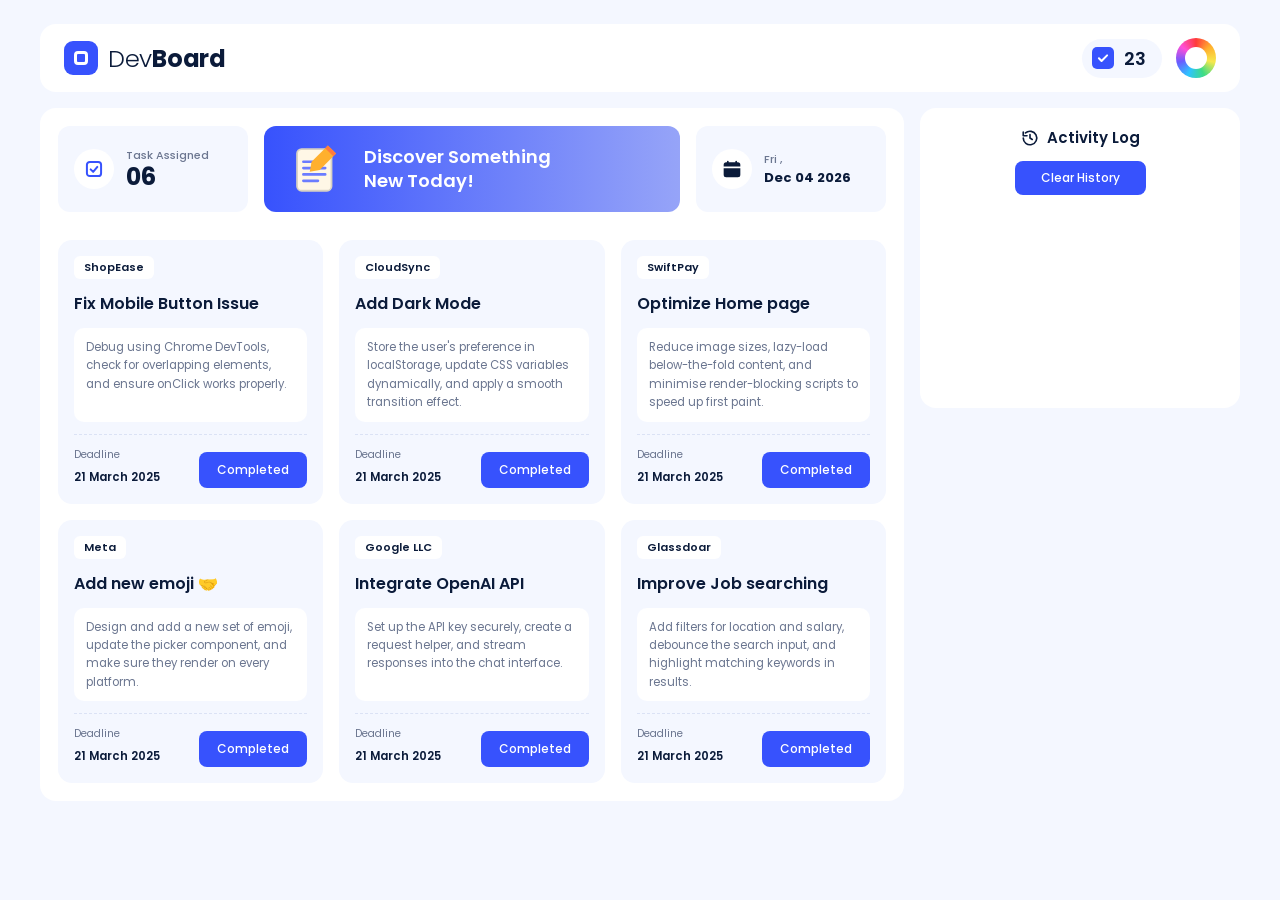
<file: index.html>
<!DOCTYPE html>
<html lang="en">
<head>
  <meta charset="UTF-8" />
  <meta name="viewport" content="width=device-width, initial-scale=1.0" />
  <title>DevBoard</title>
  <link rel="preconnect" href="https://fonts.googleapis.com" />
  <link rel="preconnect" href="https://fonts.gstatic.com" crossorigin />
  <link href="https://fonts.googleapis.com/css2?family=Poppins:wght@300;400;500;600;700&display=swap" rel="stylesheet" />
  <link rel="stylesheet" href="style.css" />
</head>
<body>
  <div id="toast-container" aria-live="polite"></div>
 
  <div class="page">
    <!-- Top bar -->
    <header class="topbar">
      <a class="logo" href="index.html" aria-label="DevBoard home">
        <span class="logo-mark"><span></span></span>
        <span class="logo-text">Dev<b>Board</b></span>
      </a>
      <div class="topbar-right">
        <div class="done-pill" title="Tasks completed">
          <span class="check-box">
            <svg viewBox="0 0 24 24" width="14" height="14" fill="none" stroke="#fff" stroke-width="3.5" stroke-linecap="round" stroke-linejoin="round"><path d="M5 12.5l4.5 4.5L19 7.5"/></svg>
          </span>
          <span id="completed-count">23</span>
        </div>
        <button id="theme-btn" class="theme-btn" type="button" aria-label="Change theme color" title="Change theme color"></button>
      </div>
    </header>
    <main class="layout">
      <!-- Left panel -->
      <section class="panel board">
        <div class="stats">
          <div class="stat">
            <span class="stat-icon">
              <svg viewBox="0 0 24 24" width="20" height="20" fill="none" stroke="#3752fd" stroke-width="2.4" stroke-linecap="round" stroke-linejoin="round"><rect x="3.5" y="3.5" width="17" height="17" rx="3.5"/><path d="M8 12.5l3 3 5-6"/></svg>
            </span>
            <div>
              <p class="stat-label">Task Assigned</p>
              <p class="stat-value" id="assigned-count">06</p>
            </div>
          </div>
 
          <a class="hero" href="blog.html">
            <img class="hero-img" alt="" src="data:image/svg+xml;utf8,%3Csvg xmlns='http://www.w3.org/2000/svg' viewBox='0 0 64 64'%3E%3Crect x='10' y='10' width='38' height='46' rx='5' fill='%23fff7e6' stroke='%23d9d2c3' stroke-width='2'/%3E%3Cpath d='M17 24h24M17 31h24M17 38h24M17 45h16' stroke='%236b7cff' stroke-width='3' stroke-linecap='round'/%3E%3Cpath d='M44 6l9 9-18 18-11 2 2-11z' fill='%23ffb02e'/%3E%3Cpath d='M44 6l9 9-3 3-9-9z' fill='%23ff7a3d'/%3E%3C/svg%3E" />
            <span class="hero-text">Discover Something<br />New Today!</span>
          </a>
 
          <div class="stat">
            <span class="stat-icon">
              <svg viewBox="0 0 24 24" width="20" height="20" fill="#0b1b3a"><path d="M7 2a1 1 0 0 1 1 1v1h8V3a1 1 0 1 1 2 0v1h1a3 3 0 0 1 3 3v2H2V7a3 3 0 0 1 3-3h1V3a1 1 0 0 1 1-1zM2 11h20v8a3 3 0 0 1-3 3H5a3 3 0 0 1-3-3v-8z"/></svg>
            </span>
            <div>
              <p class="stat-date-day" id="date-day">Wed ,</p>
              <p class="stat-date" id="date-full">Jul 28 2025</p>
            </div>
          </div>
        </div>
 
        <div class="cards">
          <article class="card" data-title="Fix Mobile Button Issue">
            <span class="tag">ShopEase</span>
            <h3>Fix Mobile Button Issue</h3>
            <p class="desc">Debug using Chrome DevTools, check for overlapping elements, and ensure onClick works properly.</p>
            <div class="card-foot">
              <div><small>Deadline</small><span>21 March 2025</span></div>
              <button class="complete-btn" type="button">Completed</button>
            </div>
          </article>
 
          <article class="card" data-title="Add Dark Mode">
            <span class="tag">CloudSync</span>
            <h3>Add Dark Mode</h3>
            <p class="desc">Store the user's preference in localStorage, update CSS variables dynamically, and apply a smooth transition effect.</p>
            <div class="card-foot">
              <div><small>Deadline</small><span>21 March 2025</span></div>
              <button class="complete-btn" type="button">Completed</button>
            </div>
          </article>
 
          <article class="card" data-title="Optimize Home page">
            <span class="tag">SwiftPay</span>
            <h3>Optimize Home page</h3>
            <p class="desc">Reduce image sizes, lazy-load below-the-fold content, and minimise render-blocking scripts to speed up first paint.</p>
            <div class="card-foot">
              <div><small>Deadline</small><span>21 March 2025</span></div>
              <button class="complete-btn" type="button">Completed</button>
            </div>
          </article>
 
          <article class="card" data-title="Add new emoji">
            <span class="tag">Meta</span>
            <h3>Add new emoji <span aria-hidden="true">🤝</span></h3>
            <p class="desc">Design and add a new set of emoji, update the picker component, and make sure they render on every platform.</p>
            <div class="card-foot">
              <div><small>Deadline</small><span>21 March 2025</span></div>
              <button class="complete-btn" type="button">Completed</button>
            </div>
          </article>
 
          <article class="card" data-title="Integrate OpenAI API">
            <span class="tag">Google LLC</span>
            <h3>Integrate OpenAI API</h3>
            <p class="desc">Set up the API key securely, create a request helper, and stream responses into the chat interface.</p>
            <div class="card-foot">
              <div><small>Deadline</small><span>21 March 2025</span></div>
              <button class="complete-btn" type="button">Completed</button>
            </div>
          </article>
 
          <article class="card" data-title="Improve Job searching">
            <span class="tag">Glassdoar</span>
            <h3>Improve Job searching</h3>
            <p class="desc">Add filters for location and salary, debounce the search input, and highlight matching keywords in results.</p>
            <div class="card-foot">
              <div><small>Deadline</small><span>21 March 2025</span></div>
              <button class="complete-btn" type="button">Completed</button>
            </div>
          </article>
        </div>
      </section>
 
      <!-- Right panel -->
      <aside class="panel log">
        <h2 class="log-title">
          <svg viewBox="0 0 24 24" width="18" height="18" fill="none" stroke="#0b1b3a" stroke-width="2.2" stroke-linecap="round" stroke-linejoin="round"><path d="M3 12a9 9 0 1 0 3-6.7"/><path d="M3 4v5h5"/><path d="M12 7.5V12l3 2"/></svg>
          Activity Log
        </h2>
        <button id="clear-history" class="clear-btn" type="button">Clear History</button>
        <ul id="log-list" class="log-list"></ul>
      </aside>
    </main>

   
  </div>
 
  <script src="script.js"></script>
</body>
</html>
</file>
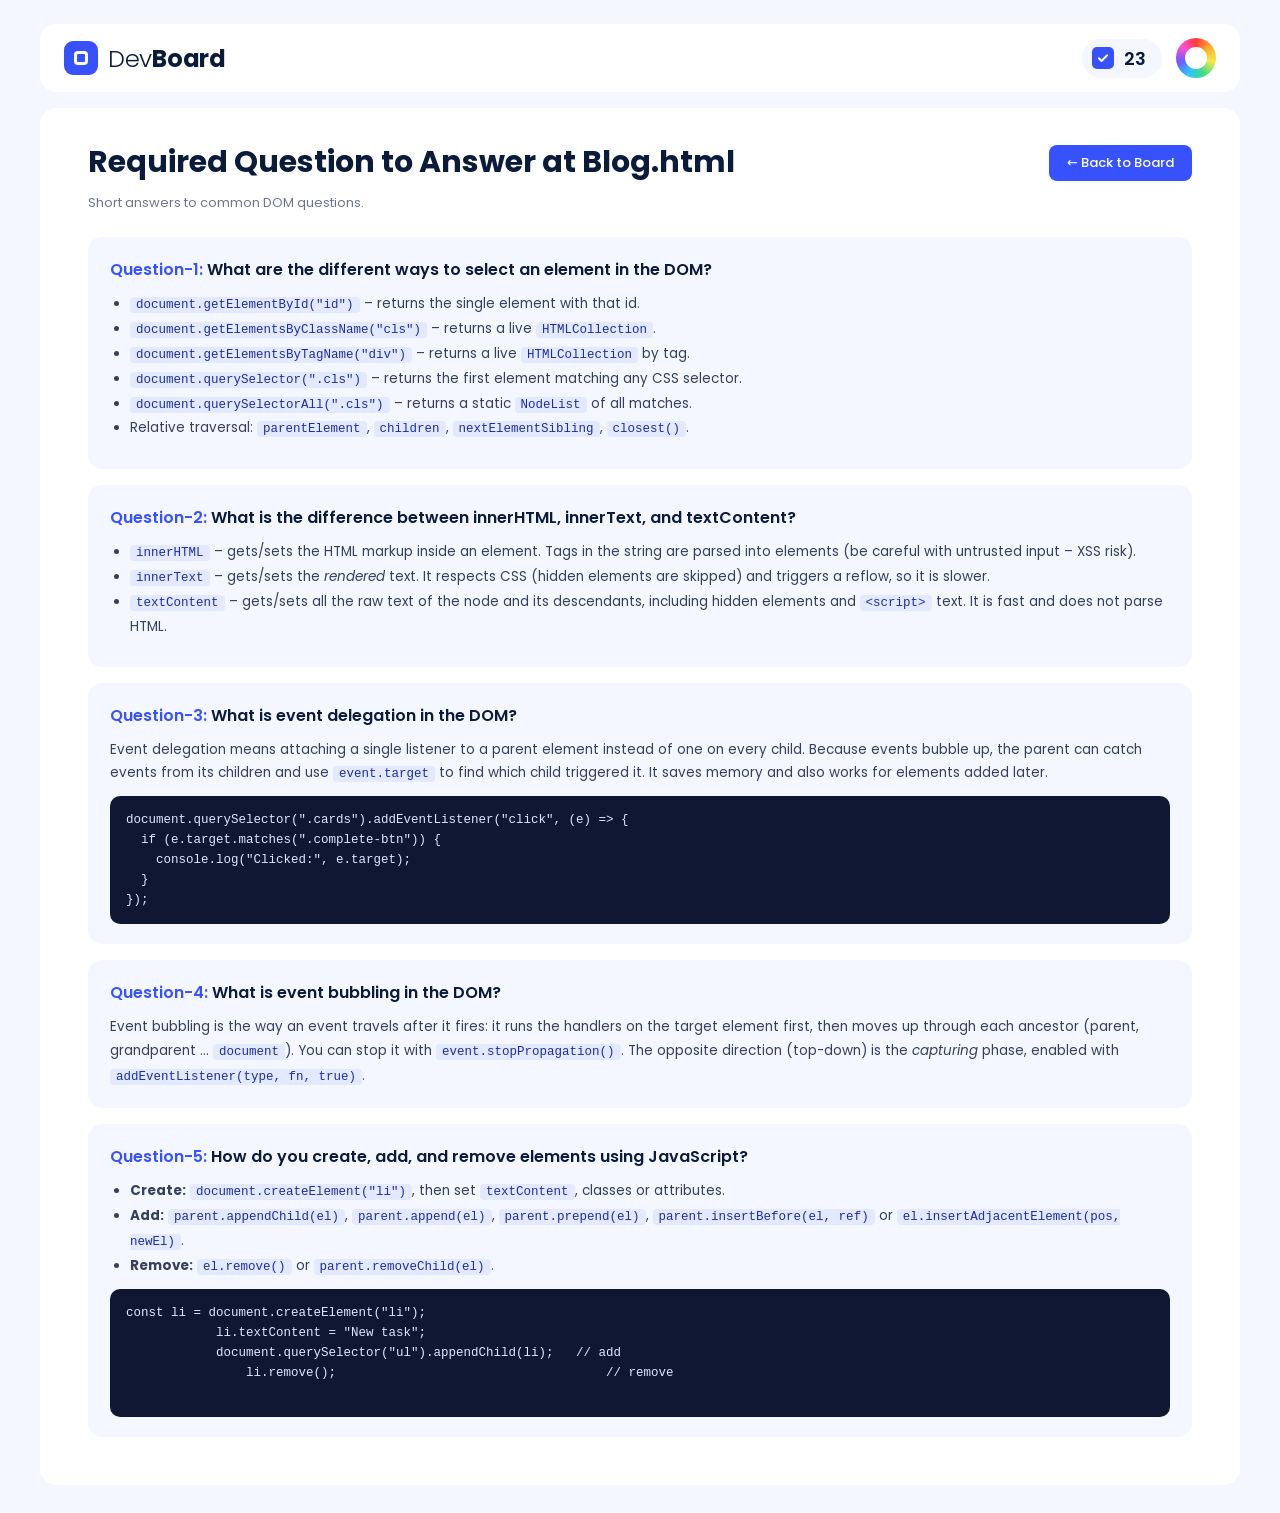
<file: blog.html>
<!DOCTYPE html>
<html lang="en">
<head>
  <meta charset="UTF-8" />
  <meta name="viewport" content="width=device-width, initial-scale=1.0" />
  <title>Blog | DevBoard</title>
  <link rel="preconnect" href="https://fonts.googleapis.com" />
  <link rel="preconnect" href="https://fonts.gstatic.com" crossorigin />
  <link href="https://fonts.googleapis.com/css2?family=Poppins:wght@300;400;500;600;700&display=swap" rel="stylesheet" />
  <link rel="stylesheet" href="style.css" />
</head>
<body>
  <div class="page">
    <!-- Top bar (same as home) -->
    <header class="topbar">
      <a class="logo" href="index.html" aria-label="DevBoard home">
        <span class="logo-mark"><span></span></span>
        <span class="logo-text">Dev<b>Board</b></span>
      </a>
      <div class="topbar-right">
        <div class="done-pill" title="Tasks completed">
          <span class="check-box">
            <svg viewBox="0 0 24 24" width="14" height="14" fill="none" stroke="#fff" stroke-width="3.5" stroke-linecap="round" stroke-linejoin="round"><path d="M5 12.5l4.5 4.5L19 7.5"/></svg>
          </span>
          <span>23</span>
        </div>
        <button id="theme-btn" class="theme-btn" type="button" aria-label="Change theme color" title="Change theme color"></button>
      </div>
    </header>
    <!-- Blog content below the top bar -->
    <main class="blog">
      <div class="blog-head">
        <h1>Required Question to Answer at Blog.html</h1>
        <a class="back-link" href="index.html">← Back to Board</a>
      </div>
      <p class="blog-sub">Short answers to common DOM questions.</p>
 
      <section class="qa">
        <h2><span>Question-1:</span> What are the different ways to select an element in the DOM?</h2>
        <ul>
          <li><code>document.getElementById("id")</code> – returns the single element with that id.</li>
          <li><code>document.getElementsByClassName("cls")</code> – returns a live <code>HTMLCollection</code>.</li>
          <li><code>document.getElementsByTagName("div")</code> – returns a live <code>HTMLCollection</code> by tag.</li>
          <li><code>document.querySelector(".cls")</code> – returns the first element matching any CSS selector.</li>
          <li><code>document.querySelectorAll(".cls")</code> – returns a static <code>NodeList</code> of all matches.</li>
          <li>Relative traversal: <code>parentElement</code>, <code>children</code>, <code>nextElementSibling</code>, <code>closest()</code>.</li>
        </ul>
      </section>
 
      <section class="qa">
        <h2><span>Question-2:</span> What is the difference between innerHTML, innerText, and textContent?</h2>
        <ul>
          <li><code>innerHTML</code> – gets/sets the HTML markup inside an element. Tags in the string are parsed into elements (be careful with untrusted input – XSS risk).</li>
          <li><code>innerText</code> – gets/sets the <em>rendered</em> text. It respects CSS (hidden elements are skipped) and triggers a reflow, so it is slower.</li>
          <li><code>textContent</code> – gets/sets all the raw text of the node and its descendants, including hidden elements and <code>&lt;script&gt;</code> text. It is fast and does not parse HTML.</li>
        </ul>
      </section>
 
      <section class="qa">
        <h2><span>Question-3:</span> What is event delegation in the DOM?</h2>
        <p>Event delegation means attaching a single listener to a parent element instead of one on every child. Because events bubble up, the parent can catch events from its children and use <code>event.target</code> to find which child triggered it. It saves memory and also works for elements added later.</p>
        <pre>document.querySelector(".cards").addEventListener("click", (e) => {
  if (e.target.matches(".complete-btn")) {
    console.log("Clicked:", e.target);
  }
});</pre>
      </section>
 
      <section class="qa">
        <h2><span>Question-4:</span> What is event bubbling in the DOM?</h2>
        <p>Event bubbling is the way an event travels after it fires: it runs the handlers on the target element first, then moves up through each ancestor (parent, grandparent … <code>document</code>). You can stop it with <code>event.stopPropagation()</code>. The opposite direction (top-down) is the <em>capturing</em> phase, enabled with <code>addEventListener(type, fn, true)</code>.</p>
      </section>
 
      <section class="qa">
        <h2><span>Question-5:</span> How do you create, add, and remove elements using JavaScript?</h2>
        <ul>
          <li><b>Create:</b> <code>document.createElement("li")</code>, then set <code>textContent</code>, classes or attributes.</li>
          <li><b>Add:</b> <code>parent.appendChild(el)</code>, <code>parent.append(el)</code>, <code>parent.prepend(el)</code>, <code>parent.insertBefore(el, ref)</code> or <code>el.insertAdjacentElement(pos, newEl)</code>.</li>
          <li><b>Remove:</b> <code>el.remove()</code> or <code>parent.removeChild(el)</code>.</li>
        </ul>
        <pre>const li = document.createElement("li");
            li.textContent = "New task";
            document.querySelector("ul").appendChild(li);   // add
                li.remove();                                    // remove
          </pre>
      </section>
    </main>
 

  </div>
 
  <script src="script.js"></script>
</body>
</html>
</file>
<file: style.css>
:root {
  --primary: #3752fd;
  --primary-soft: #ced6ff;
  --hero-end: #96a4f8;
  --ink: #0b1b3a;
  --muted: #6b7690;
  --card: #f4f7ff;
  --bg: #f4f7ff;
  --white: #ffffff;
  --radius: 16px;
}


* { box-sizing: border-box; margin: 0; padding: 0; }


body {
  font-family: "Poppins", system-ui, sans-serif;
  background: var(--bg);
  color: var(--ink);
  min-height: 100vh;
  transition: background-color .5s ease;
}


a { color: inherit; text-decoration: none; }
button { font-family: inherit; cursor: pointer; border: 0; }


.page { max-width: 1240px; margin: 0 auto; padding: 24px 20px 48px; }


/* ---------- top bar ---------- */
.topbar {
  background: var(--white);
  border-radius: var(--radius);
  padding: 14px 24px;
  display: flex; align-items: center; justify-content: space-between;
  margin-bottom: 16px;
}
.logo { display: flex; align-items: center; gap: 10px; }
.logo-mark {
  width: 34px; height: 34px; border-radius: 9px; background: var(--primary);
  display: grid; place-items: center;
}
.logo-mark span { width: 14px; height: 14px; border: 3px solid #fff; border-radius: 4px; }
.logo-text { font-size: 24px; font-weight: 300; letter-spacing: -.3px; }
.logo-text b { font-weight: 700; }


.topbar-right { display: flex; align-items: center; gap: 14px; }
.done-pill {
  display: flex; align-items: center; gap: 10px;
  background: var(--bg); border-radius: 999px; padding: 6px 16px 6px 10px;
  font-weight: 600; font-size: 18px;
}

.check-box { width: 22px; height: 22px; border-radius: 5px; background: var(--primary); display: grid; place-items: center; }


.theme-btn {
  width: 40px; height: 40px; border-radius: 50%; position: relative;
  background: conic-gradient(#ff3b3b, #ffb02e, #f6e84d, #3ddc84, #2ec4ff, #6b5bff, #ff4fd8, #ff3b3b);
  transition: transform .4s ease;
}
.theme-btn::after { content: ""; position: absolute; inset: 9px; border-radius: 50%; background: var(--white); }
.theme-btn:hover { transform: rotate(90deg) scale(1.08); }





/* ---------- layout ---------- */
.layout { display: grid; grid-template-columns: 1fr 320px; gap: 16px; align-items: start; }
.panel { background: var(--white); border-radius: var(--radius); padding: 18px; }


/* ---------- stats row ---------- */
.stats { display: grid; grid-template-columns: 1fr 2.2fr 1fr; gap: 16px; margin-bottom: 28px; }
.stat {
  background: var(--card); border-radius: 12px; padding: 14px 16px;
  display: flex; align-items: center; gap: 12px;
}
.stat-icon { width: 40px; height: 40px; border-radius: 50%; background: var(--white); display: grid; place-items: center; flex: none; }
.stat-label, .stat-date-day { font-size: 11px; font-weight: 500; color: var(--muted); }
.stat-value { font-size: 24px; font-weight: 700; line-height: 1.1; }
.stat-date { font-size: 13px; font-weight: 700; }


.hero {
  background: linear-gradient(90deg, var(--primary), var(--hero-end));
  border-radius: 12px; color: #fff; padding: 14px 24px;
  display: flex; align-items: center; gap: 18px;
  transition: transform .2s ease, box-shadow .2s ease;
}
.hero:hover { transform: translateY(-2px); box-shadow: 0 10px 24px rgba(55, 82, 253, .3); }
.hero-img { width: 58px; height: 58px; flex: none; }
.hero-text { font-size: 18px; font-weight: 600; line-height: 1.35; }


/* ---------- task cards ---------- */
.cards { display: grid; grid-template-columns: repeat(3, 1fr); gap: 16px; }
.card {
  background: var(--card); border-radius: 14px; padding: 16px;
  display: flex; flex-direction: column; gap: 12px;
  transition: opacity .3s ease;
}
.tag {
  align-self: flex-start; background: var(--white); border-radius: 6px;
  padding: 3px 10px; font-size: 11px; font-weight: 600;
}
.card h3 { font-size: 16px; font-weight: 600; }
.desc {
  background: var(--white); border-radius: 10px; padding: 10px 12px;
  font-size: 11.5px; line-height: 1.6; color: var(--muted); flex: 1;
}
.card-foot {
  display: flex; align-items: flex-end; justify-content: space-between; gap: 8px;
  border-top: 1px dashed #dbe2f5; padding-top: 12px;
}
.card-foot small { display: block; font-size: 10.5px; color: var(--muted); }
.card-foot span { font-size: 11.5px; font-weight: 600; }


.complete-btn {
  background: var(--primary); color: #fff; font-size: 12px; font-weight: 500;
  padding: 9px 18px; border-radius: 8px; transition: filter .2s ease, transform .1s ease;
}
.complete-btn:hover:not(:disabled) { filter: brightness(1.1); }
.complete-btn:active:not(:disabled) { transform: scale(.96); }
.complete-btn:disabled { background: var(--primary-soft); cursor: not-allowed; }


/* ---------- activity log ---------- */
.log { min-height: 300px; }
.log-title {
  display: flex; align-items: center; justify-content: center; gap: 8px;
  font-size: 15px; font-weight: 600; margin-bottom: 12px;
}
.clear-btn {
  display: block; margin: 0 auto 16px; background: var(--primary); color: #fff;
  font-size: 12px; font-weight: 500; padding: 8px 26px; border-radius: 8px;
}
.clear-btn:hover { filter: brightness(1.1); }
.log-list { list-style: none; display: flex; flex-direction: column; gap: 10px; }
.log-list li {
  background: var(--card); border-radius: 8px; padding: 10px 12px;
  font-size: 11.5px; line-height: 1.6; color: #34405c;
  animation: slideIn .3s ease;
}
.log-list li b { font-weight: 600; color: var(--ink); }
.log-time { display: block; color: var(--muted); font-size: 10.5px; }


/* ---------- toast (warning notification) ---------- */
#toast-container {
  position: fixed; top: 20px; right: 20px; z-index: 50;
  display: flex; flex-direction: column; gap: 10px; max-width: calc(100vw - 40px);
}
.toast {
  display: flex; align-items: flex-start; gap: 10px; min-width: 280px;
  background: #fff8e1; border: 1px solid #ffd966; border-left: 5px solid #f5a300;
  color: #5c4300; padding: 12px 16px; border-radius: 10px; font-size: 13px;
  box-shadow: 0 8px 24px rgba(0, 0, 0, .12); animation: slideIn .3s ease;
}
.toast.success { background: #e9fbef; border-color: #9fe3b4; border-left-color: #1fa95a; color: #0f5a2d; }
.toast strong { display: block; font-weight: 600; }
.toast.hide { opacity: 0; transform: translateX(30px); transition: all .3s ease; }


@keyframes slideIn { from { opacity: 0; transform: translateY(-8px); } to { opacity: 1; transform: none; } }


/* ---------- blog page ---------- */
.blog { background: var(--white); border-radius: var(--radius); padding: 32px clamp(18px, 4vw, 48px); }
.blog-head { display: flex; align-items: center; justify-content: space-between; gap: 12px; flex-wrap: wrap; margin-bottom: 8px; }
.blog h1 { font-size: clamp(22px, 3vw, 30px); font-weight: 700; }
.back-link { background: var(--primary); color: #fff; padding: 8px 18px; border-radius: 8px; font-size: 13px; font-weight: 500; }
.blog-sub { color: var(--muted); font-size: 13px; margin-bottom: 24px; }
.qa { background: var(--card); border-radius: 14px; padding: 20px 22px; margin-bottom: 16px; }
.qa h2 { font-size: 16px; font-weight: 600; margin-bottom: 10px; }
.qa h2 span { color: var(--primary); }
.qa p, .qa li { font-size: 13.5px; line-height: 1.75; color: #34405c; }
.qa ul { padding-left: 20px; margin: 8px 0; }
.qa code { background: #e3e9ff; color: #1d2f9e; padding: 1px 6px; border-radius: 4px; font-size: 12.5px; }
.qa pre {
  background: #0f1733; color: #dfe6ff; padding: 14px 16px; border-radius: 10px;
  overflow-x: auto; font-size: 12.5px; line-height: 1.6; margin: 10px 0 0;
}


/* ---------- responsive ---------- */
@media (max-width: 1000px) {
  .layout { grid-template-columns: 1fr; }
  .cards { grid-template-columns: repeat(2, 1fr); }
}
@media (max-width: 720px) {
  .stats { grid-template-columns: 1fr; }
  .cards { grid-template-columns: 1fr; }
  .topbar { padding: 12px 14px; }
  .logo-text { font-size: 20px; }
}
</file>
